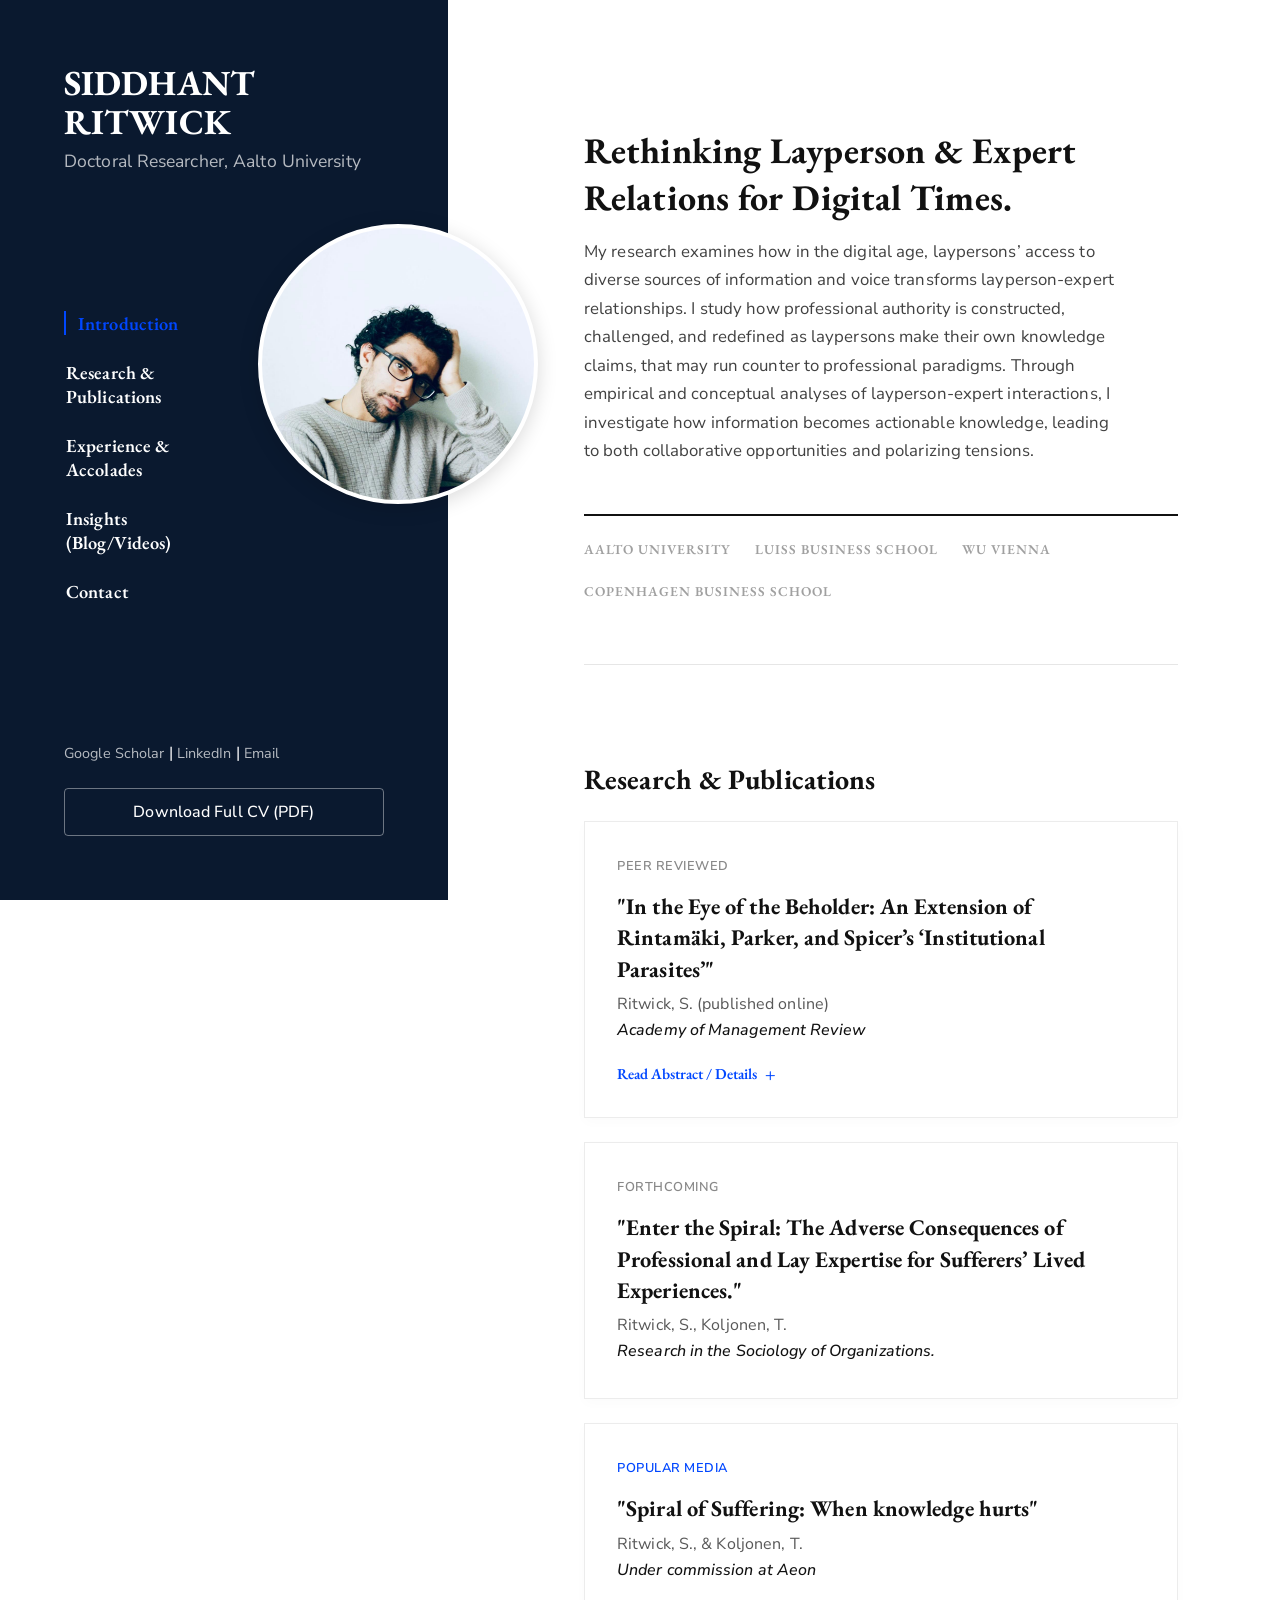
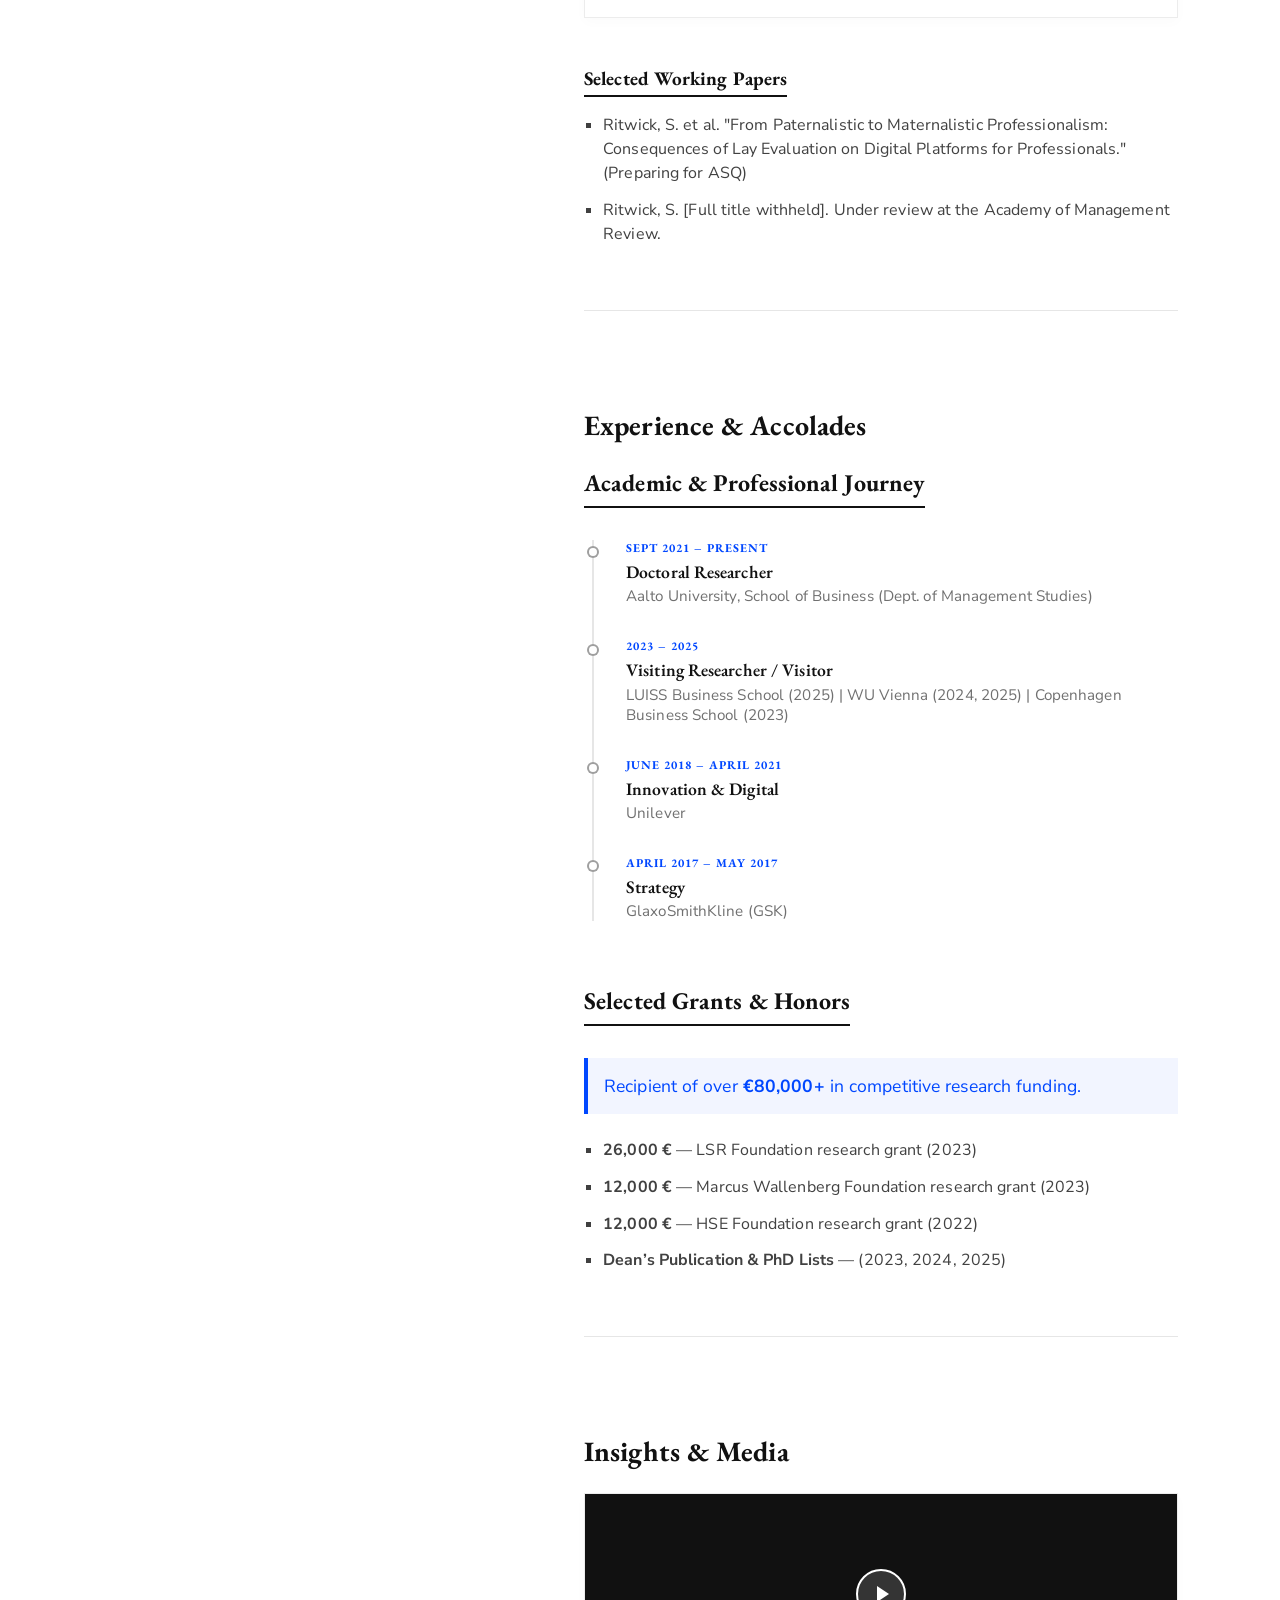
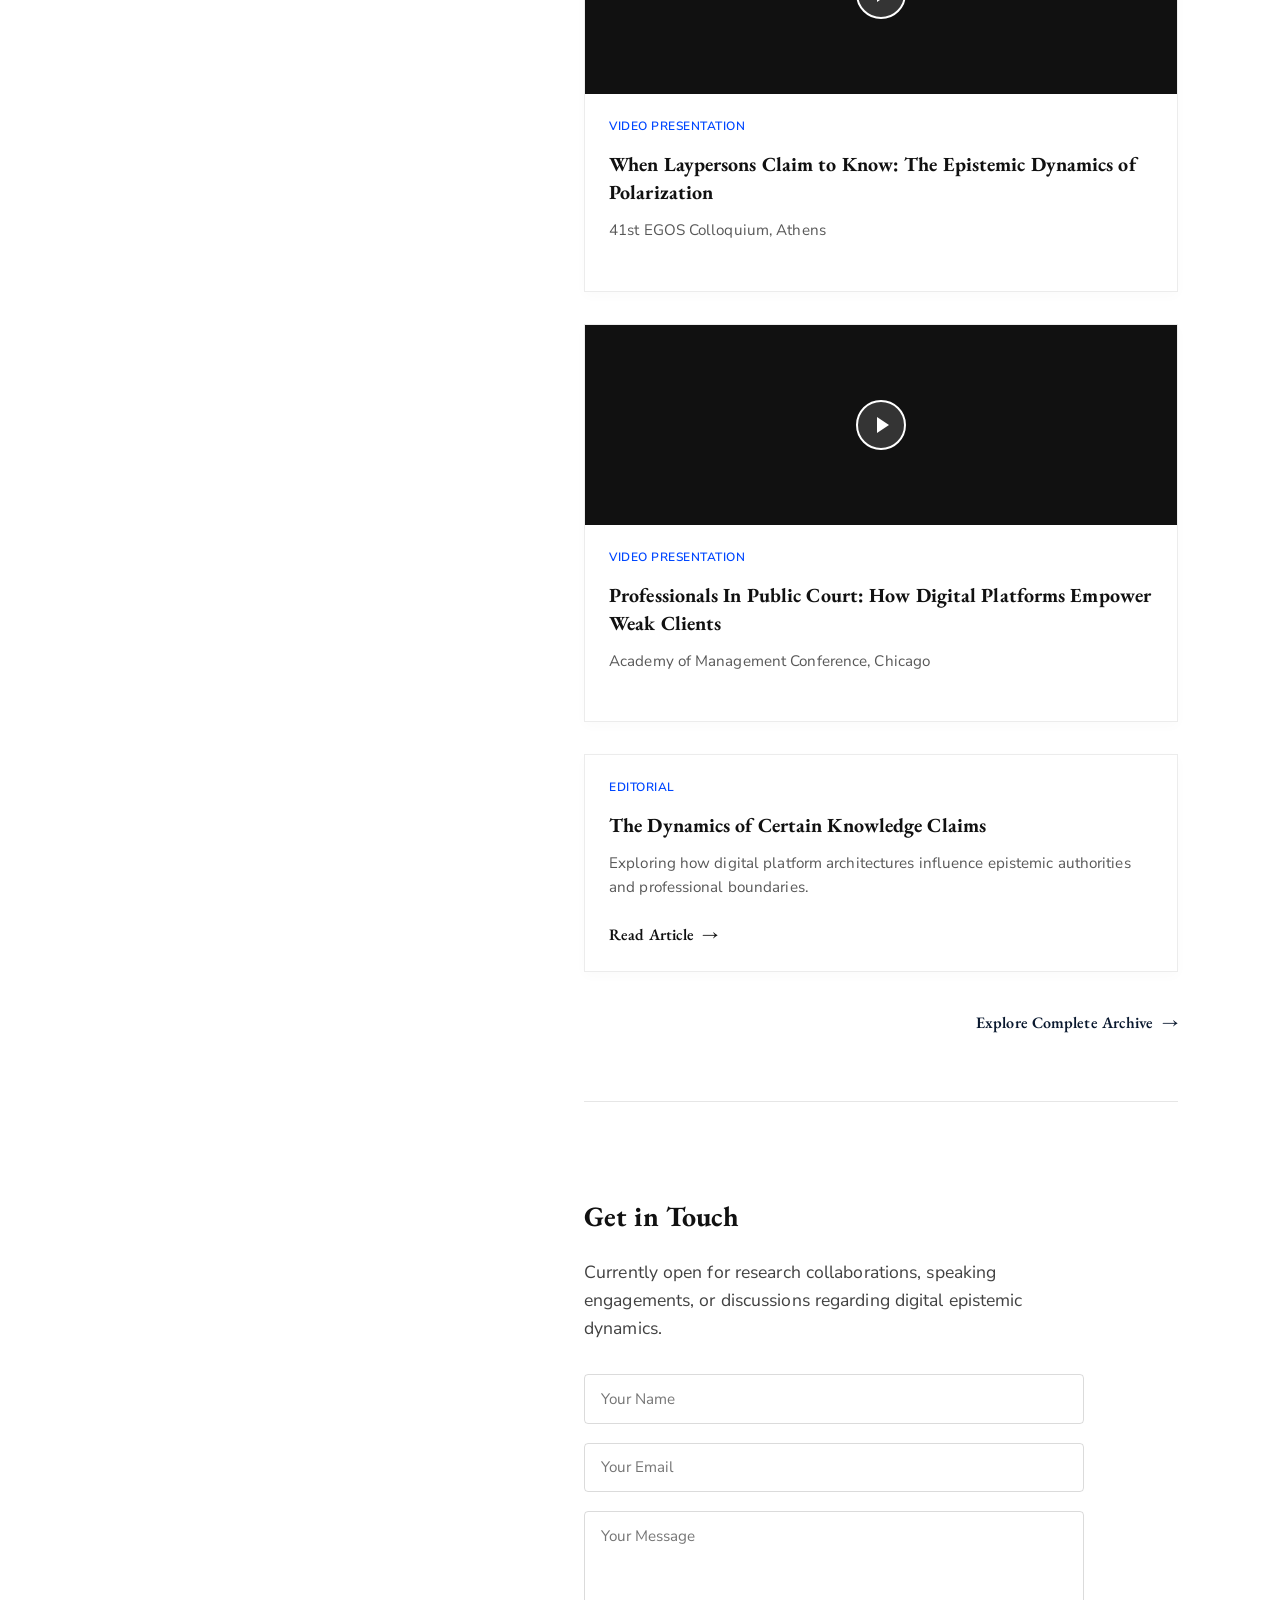
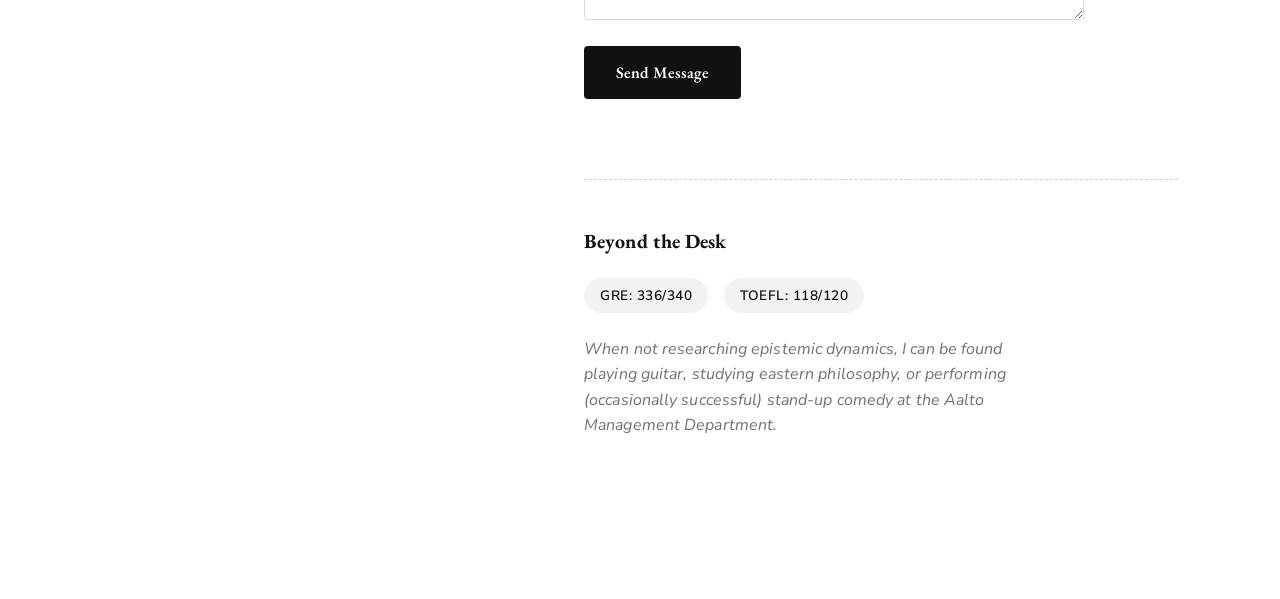
<file: index.html>
<!DOCTYPE html>
<html lang="en">
<head>
    <meta charset="UTF-8">
    <meta name="viewport" content="width=device-width, initial-scale=1.0">
    <title>Portfolio</title>
    
    <!-- Google Fonts: EB Garamond and Nunito Sans -->
    <link rel="preconnect" href="https://fonts.googleapis.com">
    <link rel="preconnect" href="https://fonts.gstatic.com" crossorigin>
    <link href="https://fonts.googleapis.com/css2?family=EB+Garamond:ital,wght@0,400..700;1,400..700&family=Nunito+Sans:ital,opsz,wght@0,6..12,300..600;1,6..12,300..600&display=swap" rel="stylesheet">
    
    <!-- Link to CSS -->
    <link rel="stylesheet" href="style.css">
</head>
<body>
    <div class="split-layout">
        <nav class="left-panel">
            <div class="profile-image-container">
                <div class="profile-image"></div>
            </div>
            <div class="identity">
                <h1>SIDDHANT RITWICK</h1>
                <p class="subtitle">Doctoral Researcher, Aalto University</p>
            </div>
            
            <div class="nav-container">
                <button class="menu-toggle" onclick="toggleMobileMenu()">
                    <span class="hamburger">☰</span>
                </button>
                <ul class="nav-menu">
                    <li><a href="#introduction">Introduction</a></li>
                    <li><a href="#research">Research & Publications</a></li>
                    <li><a href="#experience">Experience & Accolades</a></li>
                    <li><a href="#insights">Insights (Blog/Videos)</a></li>
                    <li><a href="#contact">Contact</a></li>
                </ul>
            </div>
            
            <div class="left-footer">
                <div class="quick-links">
                    <a href="#">Google Scholar</a> | <a href="#">LinkedIn</a> | <a href="#">Email</a>
                </div>
                <a href="#" class="btn-cv">Download Full CV (PDF)</a>
            </div>
        </nav>
        <main class="right-panel">
            <section id="introduction" class="content-section">
                <h2>Rethinking Layperson & Expert Relations for Digital Times.</h2>
                <p class="bio-text">My research examines how in the digital age, laypersons’ access to diverse sources of information and voice transforms layperson-expert relationships. I study how professional authority is constructed, challenged, and redefined as laypersons make their own knowledge claims, that may run counter to professional paradigms. Through empirical and conceptual analyses of layperson-expert interactions, I investigate how information becomes actionable knowledge, leading to both collaborative opportunities and polarizing tensions.</p>
                <div class="affiliation-strip">
                    <span class="affiliation-logo">Aalto University</span>
                    <span class="affiliation-logo">LUISS Business School</span>
                    <span class="affiliation-logo">WU Vienna</span>
                    <span class="affiliation-logo">Copenhagen Business School</span>
                </div>
            </section>

            <section id="research" class="content-section">
                <h2 class="section-title">Research & Publications</h2>
                
                <div class="pub-grid">
                    <div class="pub-card highlight-card">
                        <span class="pub-tag">Peer Reviewed</span>
                        <h3>"In the Eye of the Beholder: An Extension of Rintamäki, Parker, and Spicer’s ‘Institutional Parasites’"</h3>
                        <p class="pub-authors">Ritwick, S. (published online)</p>
                        <p class="pub-journal">Academy of Management Review</p>
                        <!-- Trigger Button -->
                        <button class="custom-accordion-trigger" onclick="toggleSmoothAccordion(this)">
                            Read Abstract / Details <span class="acc-icon">+</span>
                        </button>

                        <!-- Smooth Grid Wrapper -->
                        <div class="custom-accordion-wrapper">
                            <div class="custom-accordion-inner">
                                <div class="custom-accordion-content">
                                    A conceptual extension examining the epistemic dynamics of layperson and professional interactions. Through empirical analysis, this paper investigates how authority is challenged and constructed in digital arenas.
                                </div>
                            </div>
                        </div>
                    </div>

                    <div class="pub-card">
                        <span class="pub-tag">Forthcoming</span>
                        <h3>"Enter the Spiral: The Adverse Consequences of Professional and Lay Expertise for Sufferers’ Lived Experiences."</h3>
                        <p class="pub-authors">Ritwick, S., Koljonen, T.</p>
                        <p class="pub-journal">Research in the Sociology of Organizations.</p>
                    </div>

                    <div class="pub-card">
                        <span class="pub-tag accent-tag">Popular Media</span>
                        <h3>"Spiral of Suffering: When knowledge hurts"</h3>
                        <p class="pub-authors">Ritwick, S., & Koljonen, T.</p>
                        <p class="pub-journal">Under commission at Aeon</p>
                    </div>
                </div>

                <div class="list-section">
                    <h4>Selected Working Papers</h4>
                    <ul class="clean-list">
                        <li>Ritwick, S. et al. "From Paternalistic to Maternalistic Professionalism: Consequences of Lay Evaluation on Digital Platforms for Professionals." (Preparing for ASQ)</li>
                        <li>Ritwick, S. [Full title withheld]. Under review at the Academy of Management Review.</li>
                    </ul>
                </div>
            </section>

            <section id="experience" class="content-section">
                <h2 class="section-title">Experience & Accolades</h2>
                
                <div class="timeline-wrapper">
                    <h3 class="subsection-title">Academic & Professional Journey</h3>
                    <div class="timeline">
                        <div class="timeline-item">
                            <div class="timeline-date">Sept 2021 – Present</div>
                            <div class="timeline-content">
                                <h4>Doctoral Researcher</h4>
                                <p>Aalto University, School of Business (Dept. of Management Studies)</p>
                            </div>
                        </div>
                        
                        <div class="timeline-item">
                            <div class="timeline-date">2023 – 2025</div>
                            <div class="timeline-content">
                                <h4>Visiting Researcher / Visitor</h4>
                                <p>LUISS Business School (2025) | WU Vienna (2024, 2025) | Copenhagen Business School (2023)</p>
                            </div>
                        </div>
                        
                        <div class="timeline-item corporate-node">
                            <div class="timeline-date">June 2018 – April 2021</div>
                            <div class="timeline-content">
                                <h4>Innovation & Digital</h4>
                                <p>Unilever</p>
                            </div>
                        </div>
                        
                        <div class="timeline-item corporate-node">
                            <div class="timeline-date">April 2017 – May 2017</div>
                            <div class="timeline-content">
                                <h4>Strategy</h4>
                                <p>GlaxoSmithKline (GSK)</p>
                            </div>
                        </div>
                    </div>
                </div>

                <div class="grants-wrapper">
                    <h3 class="subsection-title">Selected Grants & Honors</h3>
                    <p class="grants-stat">Recipient of over <strong>€80,000+</strong> in competitive research funding.</p>
                    <ul class="clean-list">
                        <li><strong>26,000 €</strong> — LSR Foundation research grant (2023)</li>
                        <li><strong>12,000 €</strong> — Marcus Wallenberg Foundation research grant (2023)</li>
                        <li><strong>12,000 €</strong> — HSE Foundation research grant (2022)</li>
                        <li><strong>Dean’s Publication & PhD Lists</strong> — (2023, 2024, 2025)</li>
                    </ul>
                </div>
            </section>

            <section id="insights" class="content-section">
                <h2 class="section-title">Insights & Media</h2>
                
                <div class="media-grid">
                    <article class="media-card video-card">
                        <div class="video-thumbnail"><div class="play-button"></div></div>
                        <div class="media-content">
                            <span class="media-tag">Video Presentation</span>
                            <h3>When Laypersons Claim to Know: The Epistemic Dynamics of Polarization</h3>
                            <p class="media-meta">41st EGOS Colloquium, Athens</p>
                        </div>
                    </article>

                    <article class="media-card video-card">
                        <div class="video-thumbnail"><div class="play-button"></div></div>
                        <div class="media-content">
                            <span class="media-tag">Video Presentation</span>
                            <h3>Professionals In Public Court: How Digital Platforms Empower Weak Clients</h3>
                            <p class="media-meta">Academy of Management Conference, Chicago</p>
                        </div>
                    </article>

                    <article class="media-card blog-card">
                        <div class="media-content">
                            <span class="media-tag">Editorial</span>
                            <h3>The Dynamics of Certain Knowledge Claims</h3>
                            <p class="media-excerpt">Exploring how digital platform architectures influence epistemic authorities and professional boundaries.</p>
                            <span class="read-more">Read Article <span class="arrow">&rarr;</span></span>
                        </div>
                </div>

                <div class="archive-link-wrapper">
                    <a href="blog.html" class="archive-text-btn">
                        <span>Explore Complete Archive</span>
                        <span class="btn-arrow">→</span>
                    </a>
                </div>
            </section>

            <section id="contact" class="content-section final-section">
                <h2 class="section-title">Get in Touch</h2>
                
                <div class="contact-wrapper">
                    <p class="contact-text">Currently open for research collaborations, speaking engagements, or discussions regarding digital epistemic dynamics.</p>
                    
                    <form class="minimal-form" action="#" method="POST">
                        <div class="form-group">
                            <input type="text" id="name" name="name" placeholder="Your Name" required>
                        </div>
                        <div class="form-group">
                            <input type="email" id="email" name="email" placeholder="Your Email" required>
                        </div>
                        <div class="form-group">
                            <textarea id="message" name="message" placeholder="Your Message" rows="4" required></textarea>
                        </div>
                        <button type="submit" class="btn-submit">Send Message</button>
                    </form>
                </div>

                <div class="beyond-desk">
                    <h3>Beyond the Desk</h3>
                    <div class="test-scores">
                        <span class="score-pill">GRE: 336/340</span>
                        <span class="score-pill">TOEFL: 118/120</span>
                    </div>
                    <p>When not researching epistemic dynamics, I can be found playing guitar, studying eastern philosophy, or performing (occasionally successful) stand-up comedy at the Aalto Management Department.</p>
                </div>
            </section>
        </main>
    </div>
    <script>
    document.addEventListener('DOMContentLoaded', () => {
        const sections = document.querySelectorAll('.content-section');
        const navLinks = document.querySelectorAll('.nav-menu a');

        const observerOptions = {
            root: null,
            rootMargin: '-20% 0px -60% 0px', // Triggers when section occupies the sweet spot of the screen
            threshold: 0
        };

        const observer = new IntersectionObserver((entries) => {
            entries.forEach(entry => {
                if (entry.isIntersecting) {
                    const id = entry.target.getAttribute('id');
                    navLinks.forEach(link => {
                        if (link.getAttribute('href') === `#${id}`) {
                            link.classList.add('active');
                        } else {
                            link.classList.remove('active');
                        }
                    });
                }
            });
        }, observerOptions);

        sections.forEach(section => observer.observe(section));
    });

    function toggleMobileMenu() {
        const menu = document.querySelector('.nav-menu');
        const toggleBtn = document.querySelector('.menu-toggle');
        menu.classList.toggle('open');
        toggleBtn.classList.toggle('active');
    }

    // Auto-closes the dropdown when a link is clicked
    document.querySelectorAll('.nav-menu a').forEach(link => {
        link.addEventListener('click', () => {
            const menu = document.querySelector('.nav-menu');
            const toggleBtn = document.querySelector('.menu-toggle');
            if (menu.classList.contains('open')) {
                menu.classList.remove('open');
                toggleBtn.classList.remove('active');
            }
        });
    });

    function toggleSmoothAccordion(button) {
        button.classList.toggle('active');
        const wrapper = button.nextElementSibling;
        wrapper.classList.toggle('open');
    }
    </script>
</body>
</html>
</file>
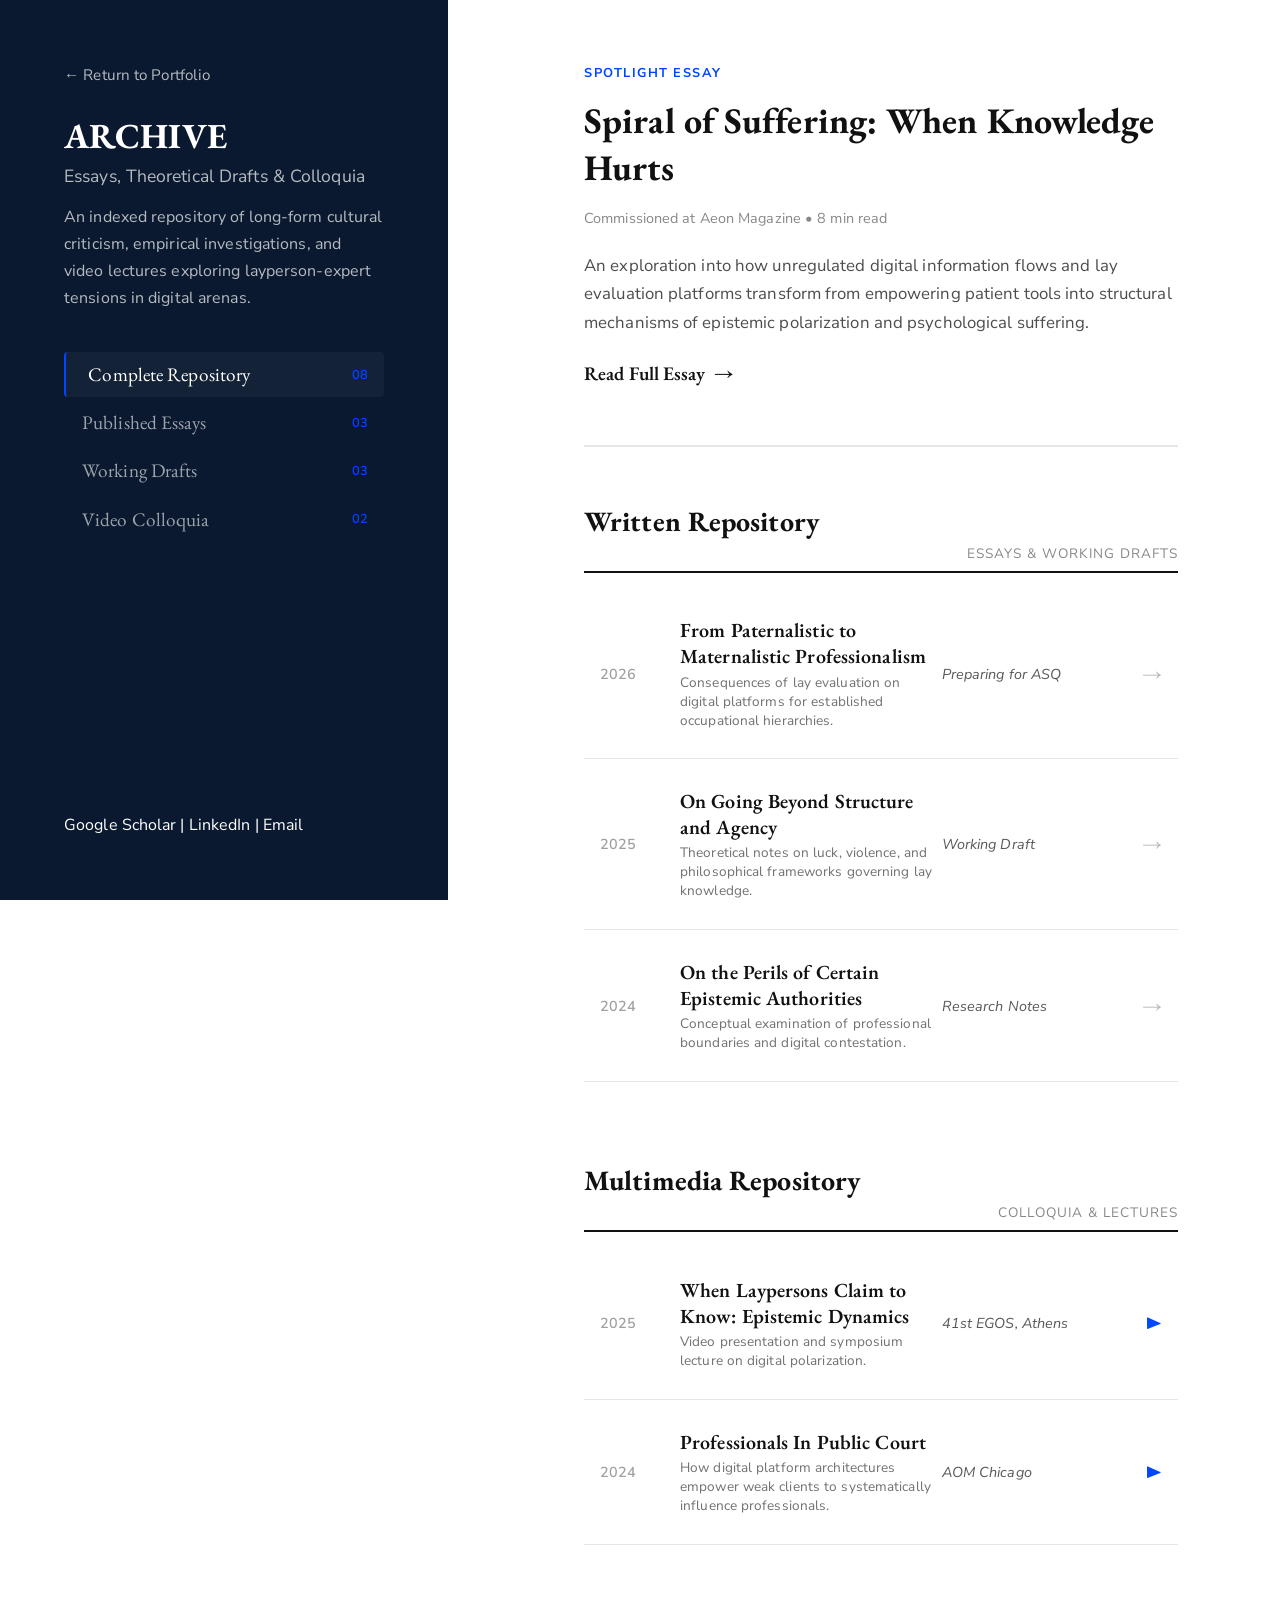
<file: blog.html>
<!DOCTYPE html>
<html lang="en">
<head>
    <meta charset="UTF-8">
    <meta name="viewport" content="width=device-width, initial-scale=1.0">
    <title>Journal Archive | Siddhant Ritwick</title>
    <link href="https://fonts.googleapis.com/css2?family=EB+Garamond:ital,wght@0,400..700;1,400..700&family=Nunito+Sans:ital,opsz,wght@0,6..12,300..600;1,6..12,300..600&display=swap" rel="stylesheet">
    <link rel="stylesheet" href="style.css">
</head>
<body>


    <div class="split-layout">
        
        <!-- Fixed Left Panel: Scholarly Volume Index -->
        <nav class="left-panel">
            <div>
                <a href="index.html" class="back-link">← Return to Portfolio</a>
                <div class="identity">
                    <h1>ARCHIVE</h1>
                    <p class="subtitle">Essays, Theoretical Drafts & Colloquia</p>
                </div>
                <p class="blog-left-desc">
                    An indexed repository of long-form cultural criticism, empirical investigations, and video lectures exploring layperson-expert tensions in digital arenas.
                </p>
                
                <!-- Sleek Interactive Vertical Index -->
                <ul class="archive-index">
                    <li><a href="#" class="active"><span>Complete Repository</span> <span class="archive-count">08</span></a></li>
                    <li><a href="#"><span>Published Essays</span> <span class="archive-count">03</span></a></li>
                    <li><a href="#"><span>Working Drafts</span> <span class="archive-count">03</span></a></li>
                    <li><a href="#"><span>Video Colloquia</span> <span class="archive-count">02</span></a></li>
                </ul>
            </div>
            
            <div class="left-footer">
                Google Scholar | LinkedIn | Email
            </div>
        </nav>

        <!-- Scrollable Right Panel: The Interactive Archive Rows -->
        <main class="right-panel" style="padding-top: 4rem;">
            
            <!-- Hero Featured Piece -->
            <article class="featured-article">
                <span class="featured-badge">Spotlight Essay</span>
                <h2 style="font-size: 3rem;">Spiral of Suffering: When Knowledge Hurts</h2>
                <div class="article-meta">Commissioned at Aeon Magazine • 8 min read</div>
                <p class="featured-excerpt">
                    An exploration into how unregulated digital information flows and lay evaluation platforms transform from empowering patient tools into structural mechanisms of epistemic polarization and psychological suffering.
                </p>
                <a href="#" class="read-more" style="font-size: 1.2rem;">Read Full Essay <span class="arrow">→</span></a>
            </article>

            <!-- SECTION 1: WRITTEN REPOSITORY -->
            <div class="archive-section-header">
                <h3 class="section-title" style="margin: 0; font-size: 2.2rem;">Written Repository</h3>
                <span style="font-family: var(--font-body); font-size: 0.85rem; color: rgba(17,17,17,0.5); text-transform: uppercase; letter-spacing: 1px;">Essays & Working Drafts</span>
            </div>

            <div class="archive-table">
                <a href="#" class="archive-row">
                    <span class="row-year">2026</span>
                    <div class="row-title">
                        <h4>From Paternalistic to Maternalistic Professionalism</h4>
                        <span class="row-subtitle">Consequences of lay evaluation on digital platforms for established occupational hierarchies.</span>
                    </div>
                    <span class="row-venue">Preparing for ASQ</span>
                    <span class="row-icon">→</span>
                </a>

                <a href="#" class="archive-row">
                    <span class="row-year">2025</span>
                    <div class="row-title">
                        <h4>On Going Beyond Structure and Agency</h4>
                        <span class="row-subtitle">Theoretical notes on luck, violence, and philosophical frameworks governing lay knowledge.</span>
                    </div>
                    <span class="row-venue">Working Draft</span>
                    <span class="row-icon">→</span>
                </a>

                <a href="#" class="archive-row">
                    <span class="row-year">2024</span>
                    <div class="row-title">
                        <h4>On the Perils of Certain Epistemic Authorities</h4>
                        <span class="row-subtitle">Conceptual examination of professional boundaries and digital contestation.</span>
                    </div>
                    <span class="row-venue">Research Notes</span>
                    <span class="row-icon">→</span>
                </a>
            </div>

            <!-- SECTION 2: MULTIMEDIA REPOSITORY (VIDEOS) -->
            <div class="archive-section-header" style="margin-top: 5rem;">
                <h3 class="section-title" style="margin: 0; font-size: 2.2rem;">Multimedia Repository</h3>
                <span style="font-family: var(--font-body); font-size: 0.85rem; color: rgba(17,17,17,0.5); text-transform: uppercase; letter-spacing: 1px;">Colloquia & Lectures</span>
            </div>

            <div class="archive-table">
                <a href="#" class="archive-row">
                    <span class="row-year">2025</span>
                    <div class="row-title">
                        <h4>When Laypersons Claim to Know: Epistemic Dynamics</h4>
                        <span class="row-subtitle">Video presentation and symposium lecture on digital polarization.</span>
                    </div>
                    <span class="row-venue">41st EGOS, Athens</span>
                    <span class="row-icon" style="color: var(--accent-blue);">▶</span>
                </a>

                <a href="#" class="archive-row">
                    <span class="row-year">2024</span>
                    <div class="row-title">
                        <h4>Professionals In Public Court</h4>
                        <span class="row-subtitle">How digital platform architectures empower weak clients to systematically influence professionals.</span>
                    </div>
                    <span class="row-venue">AOM Chicago</span>
                    <span class="row-icon" style="color: var(--accent-blue);">▶</span>
                </a>
            </div>

        </main>
    </div>

</body>
</html>
</file>
<file: style.css>
/* CSS Variables */
:root {
    --bg-left: #0A192F;
    --bg-right: #FFFFFF;
    --text-left: #FFFFFF;
    --text-right: #111111;
    --accent-blue: #0047FF;
    --font-heading: 'EB Garamond', serif;
    --font-body: 'Avenir Next', 'Avenir', 'Nunito Sans', sans-serif; /* Native on Mac/iOS, beautiful Google Font fallback on Windows/Android */
}

/* CSS Reset */
*, *::before, *::after {
    margin: 0;
    padding: 0;
    box-sizing: border-box;
}

/* Custom Scrollbar support for Firefox */
html {
    scrollbar-width: thin;
    scrollbar-color: rgba(17, 17, 17, 0.15) transparent;
}

body {
    font-family: var(--font-body);
    font-weight: 400; /* Set a crisp, readable weight */
    letter-spacing: 0.1px; /* Subtle spacing adjustment for Avenir geometric shapes */
}

/* Custom Scrollbar for Chrome, Safari, and Edge */
::-webkit-scrollbar {
    width: 6px; /* Ultra-thin vertical scrollbar */
    height: 6px; /* Ultra-thin horizontal scrollbar */
}

/* The background track of the scrollbar (blends into the white canvas) */
::-webkit-scrollbar-track {
    background: var(--bg-right); 
}

/* The draggable handle */
::-webkit-scrollbar-thumb {
    background: rgba(17, 17, 17, 0.15); /* Soft, subtle gray handle */
    border-radius: 10px;
    transition: background 0.3s ease;
}

/* Hover state: Turns electric blue to match your interactive theme */
::-webkit-scrollbar-thumb:hover {
    background: var(--accent-blue); 
}

/* Desktop CSS Layout (Split-Screen Mechanics) */
.split-layout {
    display: flex;
    min-height: 100vh;
}

.left-panel {
    width: 35%;
    background-color: var(--bg-left);
    color: var(--text-left);
    position: sticky;
    top: 0;
    height: 100vh;
    overflow: visible !important; /* Crucial to prevent clipping the overlapping image */
    padding: 4rem;
    display: flex;
    flex-direction: column;
    justify-content: space-between;
}

.right-panel {
    width: 65%;
    background-color: var(--bg-right);
    color: var(--text-right);
    padding: 4rem 8% 4rem 8.5rem; /* Reclaimed space by reducing left padding to 8.5rem */
}

/* Identity */
.profile-image-container {
    position: absolute;
    top: 14rem; 
    right: -90px; /* Shifts the circle further left into the navy panel */
    width: 280px;
    height: 280px;
    z-index: 10;
}

.profile-image {
    width: 100%;
    height: 100%;
    border-radius: 50%;
    background-color: #ccd6f6; 
    border: 4px solid var(--bg-right);
    background-image: url('profile.jpeg'); 
    background-size: cover;
    background-position: 25% 25%; /* Custom crop to perfectly frame your face/shoulders */
    box-shadow: 0 4px 20px rgba(0, 0, 0, 0.15);
}

.identity {
    padding-right: 0;
}

.identity h1 {
    font-family: var(--font-heading);
    font-size: 2.5rem;
    font-weight: 700;
    line-height: 1.1;
    margin-bottom: 0.5rem;
}

.identity .subtitle {
    font-family: var(--font-body);
    font-size: 1.1rem;
    color: rgba(255, 255, 255, 0.7);
}

/* Navigation */
/* Hide the dropdown toggle on desktop screens */
.menu-toggle {
    display: none;
}

.nav-menu {
    list-style: none;
    padding: 0;
    padding-right: 11.5rem; /* Pushes the menu items safely to the left */
    display: flex;
    flex-direction: column;
    gap: 1.5rem;
}

.nav-menu a {
    text-decoration: none;
    color: var(--text-left);
    font-family: var(--font-heading);
    font-size: 1.15rem;
    font-weight: 600;
    display: inline-block;
    transition: all 0.25s ease;
    border-left: 2px solid transparent;
    padding-left: 0;
}

/* Hover state: Displays a bright blue accent line to the left of the item */
.nav-menu a:hover,
.nav-menu a.active {
    color: var(--accent-blue);
    border-left: 2px solid var(--accent-blue);
    padding-left: 12px;
}

/* Footer / Quick Links */
.left-footer {
    display: flex;
    flex-direction: column;
    gap: 1.5rem;
}

.left-footer .quick-links a {
    font-size: 0.9rem;
    color: rgba(255, 255, 255, 0.7);
    text-decoration: none;
}

.left-footer .quick-links a:hover {
    color: var(--accent-blue);
}

.btn-cv {
    display: inline-block;
    text-align: center;
    padding: 0.75rem 1.5rem;
    border: 1px solid rgba(255, 255, 255, 0.4);
    color: var(--text-left);
    text-decoration: none;
    font-family: var(--font-body);
    font-weight: 500;
    border-radius: 4px;
    transition: all 0.3s ease;
}

.btn-cv:hover {
    background-color: var(--accent-blue);
    border-color: var(--accent-blue);
    color: var(--bg-right);
}

/* Right Panel - Content Section */
.content-section {
    padding: 4rem 0;
    margin-bottom: 2rem;
    display: flex;
    flex-direction: column;
    justify-content: center;
    border-bottom: 1px solid rgba(17, 17, 17, 0.1);
}

#introduction h2 {
    font-family: var(--font-heading);
    font-size: 2.5rem;
    font-weight: 700;
    line-height: 1.2;
    color: var(--text-right);
    margin-bottom: 1.5rem;
    max-width: 90%;
}

.bio-text {
    font-family: var(--font-body);
    font-size: 1.1rem;
    line-height: 1.8;
    color: rgba(17, 17, 17, 0.8);
    margin-bottom: 3rem;
    max-width: 90%;
}

/* Affiliation Strip */
.affiliation-strip {
    display: flex;
    flex-wrap: wrap;
    gap: 1.5rem;
    align-items: center;
    border-top: 2px solid var(--text-right);
    padding-top: 1.5rem;
}

.affiliation-logo {
    font-family: var(--font-heading);
    font-size: 0.85rem;
    letter-spacing: 1px;
    font-weight: 600;
    text-transform: uppercase;
    color: rgba(17, 17, 17, 0.4);
    transition: all 0.3s ease;
    cursor: default;
}

.affiliation-logo:hover {
    color: var(--accent-blue);
}

/* Research Section */
.section-title {
    font-family: var(--font-heading);
    font-size: 2.2rem;
    margin-bottom: 2rem;
    color: var(--text-right);
}

.pub-grid {
    display: flex;
    flex-direction: column;
    gap: 1.5rem;
    margin-bottom: 3rem;
}

.pub-card {
    border: 1px solid rgba(17, 17, 17, 0.08);
    box-shadow: 0 4px 12px rgba(0, 0, 0, 0.02);
    padding: 2rem;
    background: var(--bg-right);
    transition: all 0.4s cubic-bezier(0.16, 1, 0.3, 1);
}

.pub-card:hover {
    border-color: var(--accent-blue);
    box-shadow: 0 12px 30px rgba(0, 71, 255, 0.06);
    transform: translateY(-4px);
}

.pub-tag {
    font-family: var(--font-body);
    font-size: 0.8rem;
    text-transform: uppercase;
    letter-spacing: 0.5px;
    color: rgba(17, 17, 17, 0.5);
    display: inline-block;
    margin-bottom: 1rem;
    font-weight: 600;
}

.accent-tag {
    color: var(--accent-blue);
}

.pub-card h3 {
    font-family: var(--font-heading);
    font-size: 1.4rem;
    margin-bottom: 0.5rem;
    line-height: 1.4;
}

.pub-authors, .pub-journal {
    font-family: var(--font-body);
    margin-bottom: 0.25rem;
    font-size: 1rem;
    color: rgba(17, 17, 17, 0.7);
}

.pub-journal {
    font-style: italic;
    font-weight: 500;
    color: var(--text-right);
}

.abstract-accordion {
    margin-top: 1rem;
    border-top: 1px dashed rgba(17, 17, 17, 0.1);
    padding-top: 0.85rem;
}

.abstract-accordion summary {
    font-family: var(--font-heading);
    font-size: 0.85rem;
    font-weight: 600;
    color: var(--accent-blue);
    cursor: pointer;
    list-style: none;
    outline: none;
    text-transform: uppercase;
    letter-spacing: 0.5px;
}

.abstract-accordion summary:hover {
    color: #0036cc; /* Slightly darken the blue */
}

.abstract-accordion p {
    margin-top: 1rem;
    font-family: var(--font-body);
    font-size: 0.95rem;
    line-height: 1.6;
    color: rgba(17, 17, 17, 0.8);
}

/* List Section */
.list-section h4 {
    font-family: var(--font-heading);
    font-size: 1.2rem;
    margin-bottom: 1rem;
    border-bottom: 2px solid var(--text-right);
    display: inline-block;
    padding-bottom: 0.3rem;
}

.clean-list {
    list-style-type: square;
    padding-left: 1.2rem;
    display: flex;
    flex-direction: column;
    gap: 0.8rem;
}

.clean-list li {
    font-family: var(--font-body);
    font-size: 1rem;
    color: rgba(17, 17, 17, 0.8);
    line-height: 1.5;
}

/* Experience & Accolades Section */
.subsection-title {
    font-family: var(--font-heading);
    font-size: 1.5rem;
    margin-bottom: 2rem;
    color: var(--text-right);
    border-bottom: 2px solid var(--text-right);
    padding-bottom: 0.5rem;
    display: inline-block;
}

.timeline-wrapper {
    margin-bottom: 4rem;
}

.timeline {
    border-left: 2px solid rgba(17, 17, 17, 0.1);
    padding-left: 2rem;
    position: relative;
    margin-left: 0.5rem;
    display: flex;
    flex-direction: column;
    gap: 2rem;
}

.timeline-item {
    position: relative;
}

.timeline-item::before {
    content: '';
    position: absolute;
    left: calc(-2rem - 7px); /* Centers the 12px dot exactly on the 2px left border */
    top: 0.35rem;
    width: 12px;
    height: 12px;
    background: var(--bg-right);
    border: 2px solid rgba(17, 17, 17, 0.4);
    border-radius: 50%;
    transition: all 0.3s ease;
    z-index: 2;
}

.timeline-item:hover::before {
    background: var(--accent-blue);
    border-color: var(--accent-blue);
    transform: scale(1.2);
}

.timeline-date {
    font-family: var(--font-heading);
    font-size: 0.75rem;
    font-weight: 700;
    color: var(--accent-blue);
    text-transform: uppercase;
    letter-spacing: 1px;
    margin-bottom: 0.25rem;
}

.timeline-content h4 {
    font-family: var(--font-heading);
    font-size: 1.1rem;
    font-weight: 600;
    margin-bottom: 0.2rem;
    color: var(--text-right);
}

.timeline-content p {
    font-family: var(--font-body);
    font-size: 0.95rem;
    color: rgba(17, 17, 17, 0.6);
}

.corporate-node::before {
    border-color: rgba(17, 17, 17, 0.4);
}

.grants-stat {
    font-family: var(--font-body);
    font-size: 1.1rem;
    color: var(--accent-blue);
    margin-bottom: 1.5rem;
    background: rgba(0, 71, 255, 0.05);
    padding: 1rem;
    border-left: 4px solid var(--accent-blue);
}

/* Insights & Media Section */
.media-grid {
    display: grid;
    grid-template-columns: repeat(auto-fit, minmax(300px, 1fr));
    gap: 2rem;
    width: 100%;
}

.media-card {
    border: 1px solid rgba(17, 17, 17, 0.08);
    box-shadow: 0 4px 12px rgba(0, 0, 0, 0.02);
    background: var(--bg-right);
    display: flex;
    flex-direction: column;
    transition: all 0.4s cubic-bezier(0.16, 1, 0.3, 1);
    cursor: pointer;
    overflow: hidden;
    height: 100%;
}

.media-card:hover {
    border-color: var(--accent-blue);
    box-shadow: 0 12px 30px rgba(0, 71, 255, 0.06);
    transform: translateY(-4px);
}

.video-thumbnail {
    background: var(--text-right);
    height: 200px;
    width: 100%;
    display: flex;
    align-items: center;
    justify-content: center;
    position: relative;
}

.play-button {
    width: 50px;
    height: 50px;
    border-radius: 50%;
    background: rgba(255, 255, 255, 0.15);
    border: 2px solid var(--bg-right);
    display: flex;
    align-items: center;
    justify-content: center;
    transition: all 0.3s ease;
}

.play-button::after {
    content: '';
    width: 0;
    height: 0;
    border-top: 8px solid transparent;
    border-bottom: 8px solid transparent;
    border-left: 12px solid var(--bg-right);
    margin-left: 4px; /* Perfectly balances the visual offset of a triangle */
    transition: all 0.3s ease;
}

.video-card:hover .play-button {
    background: var(--accent-blue);
    border-color: var(--accent-blue);
}

.media-content {
    padding: 1.5rem;
    display: flex;
    flex-direction: column;
    flex-grow: 1;
}

.media-tag {
    font-family: var(--font-body);
    font-size: 0.75rem;
    text-transform: uppercase;
    font-weight: 600;
    color: var(--accent-blue);
    margin-bottom: 1rem;
    letter-spacing: 0.5px;
}

.media-card h3 {
    font-family: var(--font-heading);
    font-size: 1.25rem;
    line-height: 1.4;
    margin-bottom: 0.75rem;
    color: var(--text-right);
}

.media-meta, .media-excerpt {
    font-family: var(--font-body);
    font-size: 0.95rem;
    color: rgba(17, 17, 17, 0.7);
    line-height: 1.6;
    margin-bottom: 1.5rem;
    flex-grow: 1;
}

.read-more {
    display: inline-flex;
    align-items: center;
    gap: 0.5rem;
    color: var(--text-right);
    text-decoration: none;
    font-family: var(--font-heading);
    font-weight: 600;
    position: relative;
    padding-bottom: 0.15rem;
    transition: all 0.3s cubic-bezier(0.16, 1, 0.3, 1);
}
.read-more::after {
    content: '';
    position: absolute;
    width: 100%;
    height: 2px;
    bottom: 0;
    left: 0;
    background-color: var(--accent-blue);
    transform: scaleX(0);
    transform-origin: left;
    transition: transform 0.3s cubic-bezier(0.16, 1, 0.3, 1);
}
.read-more:hover::after {
    transform: scaleX(1);
}
.read-more .arrow {
    transition: transform 0.3s cubic-bezier(0.16, 1, 0.3, 1);
}
.read-more:hover {
    color: var(--accent-blue);
}
.read-more:hover .arrow {
    transform: translateX(6px);
}

/* Contact & Beyond the Desk Section */
.final-section {
    border-bottom: none;
}

.contact-text {
    font-family: var(--font-body);
    font-size: 1.1rem;
    line-height: 1.6;
    color: rgba(17, 17, 17, 0.8);
    margin-bottom: 2rem;
    max-width: 80%;
}

.minimal-form {
    display: flex;
    flex-direction: column;
    gap: 1.2rem;
    max-width: 500px;
    margin-top: 1.5rem;
}

.form-group input, 
.form-group textarea {
    width: 100%;
    padding: 0.85rem 1rem; /* Slightly slimmer padding */
    font-family: var(--font-body);
    font-size: 0.95rem;
    background: transparent;
    border: 1px solid rgba(17, 17, 17, 0.15); /* Subtler border color */
    color: var(--text-right);
    outline: none;
    transition: all 0.3s ease;
    border-radius: 4px;
}

.form-group input:focus, 
.form-group textarea:focus {
    border-color: rgba(17, 17, 17, 0.7);
    box-shadow: none; /* Removes default browser glow */
}

.btn-submit {
    align-self: flex-start;
    padding: 1rem 2rem;
    font-family: var(--font-heading);
    font-weight: 600;
    font-size: 1rem;
    color: var(--bg-right);
    background: var(--text-right);
    border: none;
    border-radius: 4px;
    cursor: pointer;
    transition: all 0.3s ease;
}

.btn-submit:hover {
    background: var(--accent-blue);
}

.beyond-desk {
    margin-top: 5rem;
    padding-top: 3rem;
    border-top: 1px dashed rgba(17, 17, 17, 0.2);
}

.beyond-desk h3 {
    font-family: var(--font-heading);
    font-size: 1.25rem;
    margin-bottom: 1.5rem;
    color: var(--text-right);
}

.test-scores {
    display: flex;
    gap: 1rem;
    margin-bottom: 1.5rem;
    flex-wrap: wrap;
}

.score-pill {
    font-family: var(--font-body);
    font-size: 0.85rem;
    font-weight: 600;
    background: rgba(17, 17, 17, 0.05);
    padding: 0.5rem 1rem;
    border-radius: 20px;
    color: var(--text-right);
    letter-spacing: 0.5px;
}

.beyond-desk p {
    font-family: var(--font-body);
    font-size: 1rem;
    line-height: 1.6;
    color: rgba(17, 17, 17, 0.6);
    max-width: 80%;
    font-style: italic;
}

/* ==========================================
   1. TABLET LAYOUT (Max-width: 1024px)
   Keeps the split-screen but scales down elements to fit smaller screens.
   ========================================== */
@media (max-width: 1024px) {
    /* Scale down the overlapping circle and adjust its alignment */
    .profile-image-container {
        width: 200px;
        height: 200px;
        right: -100px; /* Half of 200px */
        top: 14rem;
    }

    /* Move the nav container to the top right */
    .nav-container {
        position: fixed;
        top: 1.5rem;
        right: 1.5rem;
        width: auto;
        display: flex;
        flex-direction: column;
        align-items: flex-end;
        margin-bottom: 0;
        z-index: 1000;
    }

    /* Style the custom Hamburger Toggle Button */
    .menu-toggle {
        display: flex;
        align-items: center;
        justify-content: center;
        width: 45px;
        height: 45px;
        padding: 0;
        background: transparent; 
        border: none;
        color: var(--text-left);
        font-size: 1.8rem;
        cursor: pointer;
        transition: all 0.3s ease;
    }

    .hamburger {
        display: inline-block;
        transition: transform 0.4s cubic-bezier(0.16, 1, 0.3, 1);
    }

    .menu-toggle:hover, .menu-toggle.active, .nav-container:hover .menu-toggle {
        color: var(--accent-blue);
    }

    .nav-container:hover .hamburger, .menu-toggle.active .hamburger {
        transform: rotate(90deg);
    }

    /* Style the Dropdown Menu list */
    .nav-menu {
        display: flex; 
        flex-direction: column;
        width: 240px;
        background: var(--bg-left); 
        border: 1px solid rgba(255, 255, 255, 0.1);
        border-radius: 4px;
        box-shadow: 0 10px 30px rgba(0, 0, 0, 0.3);
        padding: 0.5rem 0;
        margin-top: 0.5rem;
        position: absolute;
        top: 100%; 
        right: 0; 
        z-index: 99;
        gap: 0;
        
        /* Smooth dropdown animation */
        opacity: 0;
        visibility: hidden;
        transform: translateY(-10px);
        transition: all 0.4s cubic-bezier(0.16, 1, 0.3, 1);
    }

    .nav-container:hover .nav-menu,
    .nav-menu.open {
        opacity: 1;
        visibility: visible;
        transform: translateY(0);
    }

    .nav-menu li {
        width: 100%;
    }

    .nav-menu a {
        width: 100%;
        padding: 0.75rem 1.2rem;
        font-size: 0.95rem;
        text-align: left;
        border-left: none !important;
        border-bottom: none !important;
        display: block;
    }

    .nav-menu a:hover,
    .nav-menu a.active {
        background: rgba(0, 71, 255, 0.15);
        color: var(--accent-blue);
    }

    /* Reclaim space on the right panel */
    .right-panel {
        padding: 4rem 6% 4rem 7.5rem;
    }

    /* Scale down headers slightly */
    #introduction h2 {
        font-size: 2.2rem;
    }
}

/* ==========================================
   2. MOBILE LAYOUT (Max-width: 768px)
   Completely stacks the layout vertically.
   ========================================== */
@media (max-width: 768px) {
    /* Stack the layout vertically */
    .split-layout {
        flex-direction: column;
    }

    /* Left Panel: Becomes a top header area, centered */
    .left-panel {
        width: 100%;
        height: auto;
        position: relative;
        padding: 3rem 1.5rem 2rem 1.5rem;
        display: flex;
        flex-direction: column;
        align-items: center;
        text-align: center;
        overflow: hidden !important; /* Critical: prevents the negative desktop offset from creating horizontal scrolling on phones */
    }

    /* Profile Image: Centers beautifully at the top of the mobile screen */
    .profile-image-container {
        position: relative;
        top: 0;
        right: 0; /* Resets desktop overlap offset */
        margin: 0 auto 1.5rem auto;
        width: 140px;
        height: 140px;
    }

    /* Identity spacing resets */
    .identity {
        padding-right: 0;
        margin-bottom: 2rem;
    }



    /* Left Panel Footer: Centers social links on mobile */
    .left-footer {
        align-items: center;
        width: 100%;
        gap: 1rem;
    }

    /* Right Panel: Reclaims the full width of the mobile phone screen */
    .right-panel {
        width: 100%;
        padding: 3rem 1.5rem; /* Removes the massive desktop left-paddings */
    }

    /* Section headings on mobile */
    #introduction h2 {
        font-size: 1.8rem;
    }

    .section-title {
        font-size: 1.8rem;
        margin-bottom: 1.5rem;
    }

    /* Slim down grid gaps slightly on mobile */
    .media-grid {
        grid-template-columns: 1fr; /* Force single column on narrow screens */
        gap: 1.5rem;
    }
}

/* Right-aligned wrapper */
.archive-link-wrapper {
    display: flex;
    justify-content: flex-end; /* Aligns the button cleanly to the right corner */
    margin-top: 2.5rem;
    width: 100%;
}

/* Minimalist Navy Text Button */
.archive-text-btn {
    position: relative;
    font-family: var(--font-heading);
    font-size: 1rem;
    font-weight: 600;
    color: var(--bg-left); /* Deep Navy Blue */
    text-decoration: none;
    display: inline-flex;
    align-items: center;
    gap: 0.5rem;
    padding-bottom: 0.25rem;
    transition: all 0.3s cubic-bezier(0.16, 1, 0.3, 1);
}

/* Animated Underline */
.archive-text-btn::after {
    content: '';
    position: absolute;
    width: 100%;
    height: 2px;
    bottom: 0;
    left: 0;
    background-color: var(--accent-blue);
    transform: scaleX(0);
    transform-origin: left;
    transition: transform 0.3s cubic-bezier(0.16, 1, 0.3, 1);
}

.archive-text-btn:hover::after {
    transform: scaleX(1);
}

/* Smooth Arrow Animation */
.archive-text-btn .btn-arrow {
    transition: transform 0.3s cubic-bezier(0.16, 1, 0.3, 1);
}

/* Hover State: Shifts to Electric Blue & Glides Right */
.archive-text-btn:hover {
    color: var(--accent-blue);
}

.archive-text-btn:hover .btn-arrow {
    transform: translateX(8px); /* Smoothly glides the arrow forward */
}

/* ==========================================
   NOVEL JOURNAL ARCHIVE LAYOUT (blog.html)
   ========================================== */
/* Left Panel Clean Category Index */
.archive-index {
    list-style: none;
    padding: 0;
    display: flex;
    flex-direction: column;
    gap: 0.25rem;
    margin-top: 1.5rem;
}
.archive-index a {
    font-family: var(--font-heading);
    font-size: 1.2rem;
    color: rgba(255, 255, 255, 0.6);
    text-decoration: none;
    padding: 0.6rem 1rem;
    border-radius: 4px;
    display: flex;
    justify-content: space-between;
    align-items: center;
    transition: all 0.3s ease;
    border-left: 2px solid transparent;
}
.archive-index a:hover, .archive-index a.active {
    color: #FFFFFF;
    background: rgba(255, 255, 255, 0.04);
    border-left-color: var(--accent-blue);
    padding-left: 1.4rem;
}
.archive-count {
    font-family: var(--font-body);
    font-size: 0.8rem;
    color: var(--accent-blue);
    font-weight: 600;
}

/* Right Panel Interactive Rows */
.archive-table {
    display: flex;
    flex-direction: column;
    border-top: none; /* Completely removes the redundant duplicate top line */
    margin-top: 1rem; /* Brings the list closer to the clean header border */
}
.archive-row {
    display: grid;
    grid-template-columns: 80px 1fr 180px 40px;
    align-items: center;
    padding: 1.8rem 1rem;
    border-bottom: 1px solid rgba(17, 17, 17, 0.1);
    text-decoration: none;
    color: var(--text-right);
    transition: all 0.35s cubic-bezier(0.16, 1, 0.3, 1);
}
.archive-row:hover {
    background: rgba(0, 71, 255, 0.03);
    padding-left: 1.8rem; /* Smooth indentation on hover */
    border-bottom-color: var(--accent-blue);
}
.row-year {
    font-family: var(--font-body);
    font-size: 0.9rem;
    font-weight: 600;
    color: rgba(17, 17, 17, 0.4);
}
.row-title h4 {
    font-family: var(--font-heading);
    font-size: 1.5rem;
    margin: 0;
    font-weight: 600;
    transition: color 0.3s ease;
}
.archive-row:hover .row-title h4 {
    color: var(--accent-blue);
}
.row-subtitle {
    font-family: var(--font-body);
    font-size: 0.85rem;
    color: rgba(17, 17, 17, 0.6);
    margin-top: 0.2rem;
    display: block;
}
.row-venue {
    font-family: var(--font-body);
    font-size: 0.9rem;
    color: rgba(17, 17, 17, 0.7);
    font-style: italic;
}
.row-icon {
    font-family: var(--font-heading);
    font-size: 1.25rem;
    color: rgba(17, 17, 17, 0.3);
    text-align: right;
    transition: all 0.3s ease;
}
.archive-row:hover .row-icon {
    color: var(--accent-blue);
    transform: translateX(4px);
}

/* Responsive adjustments for archive banner & rows */
@media (max-width: 768px) {
    .archive-banner {
        flex-direction: column;
        align-items: flex-start;
        gap: 1.5rem;
        padding: 1.8rem;
    }
    .archive-row {
        grid-template-columns: 1fr 30px;
        gap: 0.5rem;
        padding: 1.5rem 0.5rem;
    }
    .row-year, .row-venue {
        display: none; /* Hide metadata columns on mobile, keep clean title */
    }
}

/* Blog Page Specific Styling */
.back-link {
    font-family: var(--font-body);
    font-size: 0.95rem;
    color: rgba(255, 255, 255, 0.7);
    text-decoration: none;
    display: inline-flex;
    align-items: center;
    gap: 0.5rem;
    margin-bottom: 2rem;
    transition: color 0.3s ease;
}
.back-link:hover {
    color: var(--accent-blue);
}

.blog-left-desc {
    font-family: var(--font-body);
    font-size: 1rem;
    line-height: 1.7;
    color: rgba(255, 255, 255, 0.7);
    margin-top: 1rem;
    margin-bottom: 2.5rem;
}

/* Topic Filter Tags on Left Panel */
.topic-list {
    list-style: none;
    padding: 0;
    display: flex;
    flex-wrap: wrap;
    gap: 0.6rem;
}
.topic-pill {
    font-family: var(--font-body);
    font-size: 0.85rem;
    color: var(--text-left);
    background: rgba(255, 255, 255, 0.05);
    border: 1px solid rgba(255, 255, 255, 0.15);
    padding: 0.4rem 0.9rem;
    border-radius: 20px;
    text-decoration: none;
    transition: all 0.3s ease;
}
.topic-pill:hover, .topic-pill.active {
    background: var(--accent-blue);
    border-color: var(--accent-blue);
}

/* Featured Hero Article */
.featured-article {
    border-bottom: 2px solid rgba(17, 17, 17, 0.1);
    padding-bottom: 3.5rem;
    margin-bottom: 3.5rem;
}
.featured-badge {
    font-family: var(--font-body);
    font-size: 0.8rem;
    text-transform: uppercase;
    letter-spacing: 1.5px;
    color: var(--accent-blue);
    font-weight: 700;
    margin-bottom: 1rem;
    display: block;
}
.featured-article h2 {
    font-family: var(--font-heading);
    font-size: 2.8rem;
    line-height: 1.2;
    margin-bottom: 1.2rem;
    color: var(--text-right);
}
.article-meta {
    font-family: var(--font-body);
    font-size: 0.9rem;
    color: rgba(17, 17, 17, 0.5);
    margin-bottom: 1.5rem;
}
.featured-excerpt {
    font-family: var(--font-body);
    font-size: 1.15rem;
    line-height: 1.8;
    color: rgba(17, 17, 17, 0.75);
    margin-bottom: 1.5rem;
}

@media (min-width: 769px) {
    .mobile-header {
        display: none !important;
    }
}

details.abstract-accordion summary ~ * {
    animation: smoothExpand 0.35s cubic-bezier(0.16, 1, 0.3, 1) forwards;
}
@keyframes smoothExpand {
    0% {
        opacity: 0;
        transform: translateY(-8px);
    }
    100% {
        opacity: 1;
        transform: translateY(0);
    }
}

/* ==========================================
   1. SHARPER, REFINED TYPOGRAPHY SCALE
   ========================================== */
/* Main Section Headers (Reduced from 2.5rem) */
.section-title {
    font-size: 1.75rem !important;
    margin-bottom: 1.5rem !important;
}

/* Left Panel Identity Title (Reduced from 2.8rem) */
.identity h1 {
    font-size: 2.2rem !important;
}

/* Homepage Intro Hook & Blog Hero Title (Reduced from 3rem) */
#introduction h2,
.featured-article h2 {
    font-size: 2.25rem !important;
    line-height: 1.3 !important;
    margin-bottom: 1rem !important;
}

/* Archive Row Titles (Reduced from 1.5rem) */
.row-title h4 {
    font-size: 1.25rem !important;
}

/* Body Text & Excerpts */
.featured-excerpt,
.bio-text {
    font-size: 1.05rem !important;
    line-height: 1.7 !important;
}

/* ==========================================
   2. BUTTER-SMOOTH CSS GRID ACCORDION
   ========================================== */
.custom-accordion-trigger {
    background: none;
    border: none;
    font-family: var(--font-heading);
    font-size: 0.95rem;
    font-weight: 600;
    color: var(--accent-blue);
    cursor: pointer;
    padding: 0;
    margin-top: 1.2rem;
    display: inline-flex;
    align-items: center;
    gap: 0.5rem;
    transition: color 0.3s ease;
}
.custom-accordion-trigger:hover {
    color: var(--text-right);
}
.acc-icon {
    transition: transform 0.35s cubic-bezier(0.16, 1, 0.3, 1);
    font-size: 1.1rem;
    line-height: 1;
}
.custom-accordion-trigger.active .acc-icon {
    transform: rotate(45deg); /* Seamlessly rotates '+' into an 'x' */
}

/* CSS Grid 0fr to 1fr Animation Magic */
.custom-accordion-wrapper {
    display: grid;
    grid-template-rows: 0fr;
    transition: grid-template-rows 0.4s cubic-bezier(0.16, 1, 0.3, 1);
}
.custom-accordion-wrapper.open {
    grid-template-rows: 1fr;
}
.custom-accordion-inner {
    overflow: hidden;
}
.custom-accordion-content {
    margin-top: 1rem;
    padding-top: 1rem;
    border-top: 1px dashed rgba(17, 17, 17, 0.15);
    font-family: var(--font-body);
    font-size: 0.95rem;
    line-height: 1.6;
    color: rgba(17, 17, 17, 0.75);
}

/* Permanently hide stray mobile brand text on all devices */
.mobile-logo {
    display: none !important;
}

/* Ensure no extra top spacing exists on the blog page */
body:has(.archive-index) .split-layout {
    margin-top: 0 !important;
}

/* ==========================================
   MOBILE ARCHIVE RESPONSIVE FIXES
   ========================================== */
/* Desktop default header wrapper */
.archive-section-header {
    display: flex;
    justify-content: space-between;
    align-items: flex-end;
    margin-top: 3.5rem;
    width: 100%;
    border-bottom: 2px solid var(--text-right);
    padding-bottom: 0.5rem;
}

/* Remove the redundant border bottom from the raw section-title inside headers */
.archive-section-header .section-title {
    border-bottom: none !important;
    padding-bottom: 0 !important;
}

@media (max-width: 768px) {
    .archive-section-header .section-title {
        margin-bottom: 0 !important;
    }

    /* 1. Stack colliding headers vertically on mobile */
    .archive-section-header {
        flex-direction: column;
        align-items: flex-start;
        gap: 0.4rem;
        margin-top: 2.5rem;
        border-bottom: 1px solid var(--text-right);
    }
    
    /* 2. Force strict viewport boundaries on mobile to eliminate horizontal scrolling */
    .right-panel {
        width: 100% !important;
        padding: 3rem 1.25rem !important; /* Tight, beautiful margin alignment */
        box-sizing: border-box;
        overflow-x: hidden;
    }

    .archive-table {
        width: 100%;
        overflow: hidden;
        border-top: none !important; /* Forces removal on mobile as well */
        margin-top: 1rem !important;
    }

    /* 3. Disable horizontal jumping shifts on mobile tap */
    .archive-row {
        padding: 1.25rem 0.5rem !important;
        grid-template-columns: 1fr 30px !important;
        box-sizing: border-box;
    }
    
    .archive-row:hover {
        padding-left: 0.5rem !important; /* Locks padding stable on mobile touch */
        background: rgba(0, 71, 255, 0.03);
        transform: none !important;
    }
    
    .row-title h4 {
        font-size: 1.15rem !important; /* Slightly cleaner for smaller mobile viewports */
        line-height: 1.35;
    }
}
</file>
